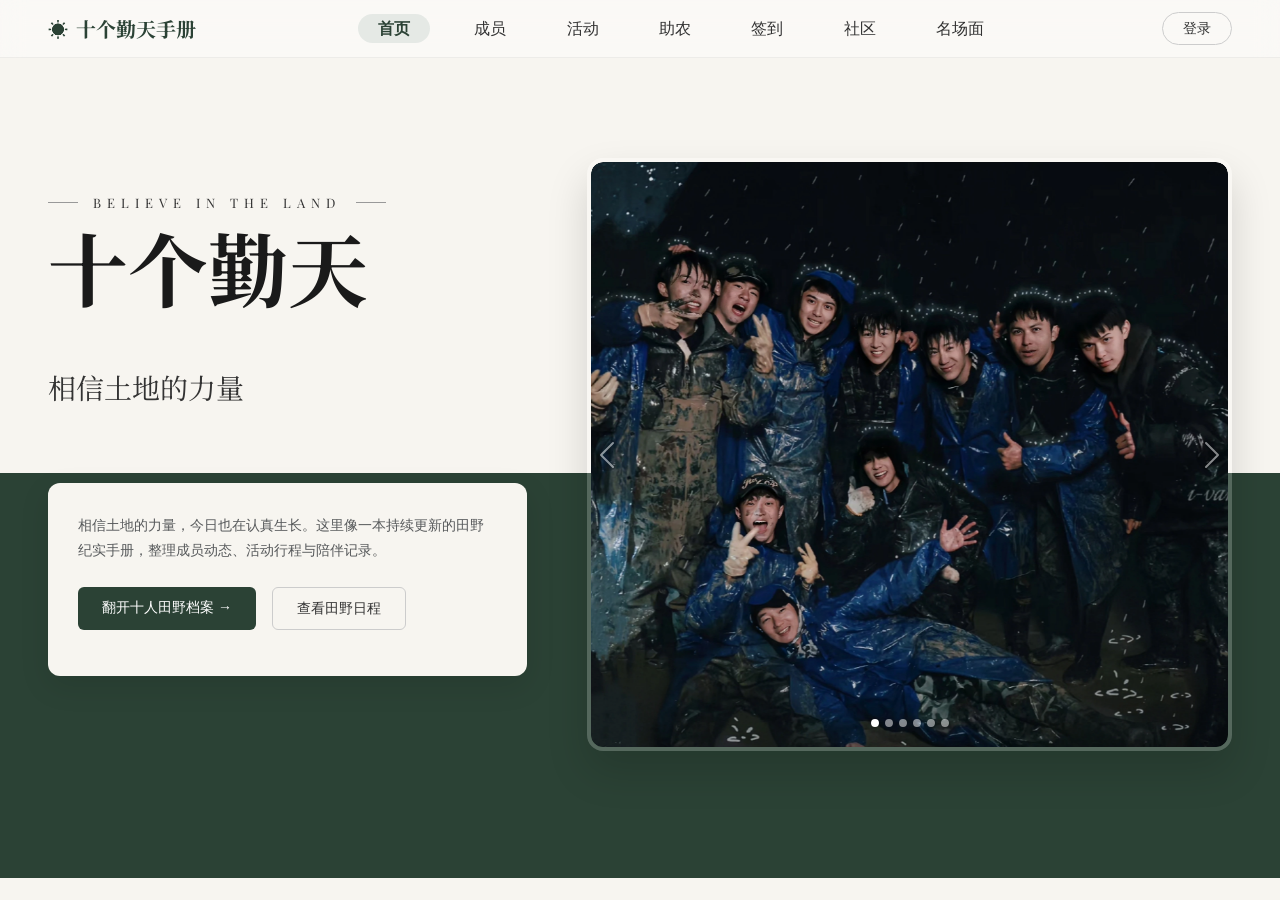
<file: index.html>
<!DOCTYPE html>
<html lang="zh-CN">
<head>
    <meta charset="UTF-8">
    <title>十个勤天手册 - 首页</title>
    <!-- 引入 Bootstrap -->
    <link href="https://cdn.jsdelivr.net/npm/bootstrap@5.3.0/dist/css/bootstrap.min.css" rel="stylesheet">
    <link rel="stylesheet" href="style.css">
    
    <!-- 引入 Google 字体以还原原图的优雅衬线字体 -->
    <link rel="preconnect" href="https://fonts.googleapis.com">
    <link rel="preconnect" href="https://fonts.gstatic.com" crossorigin>
    <link href="https://fonts.googleapis.com/css2?family=Noto+Serif+SC:wght@400;700&family=Playfair+Display:ital@0;1&display=swap" rel="stylesheet">

    <style>
        /* 针对首页的特殊样式定制 */
        body {
            background-color: #f7f5f0; /* 极浅的米色背景 */
            margin: 0;
        }

        /* 覆盖导航栏，还原原图通透感 */
        .navbar-custom {
            background-color: rgba(255, 255, 255, 0.4) !important;
            backdrop-filter: blur(12px);
            border-bottom: 1px solid rgba(0,0,0,0.05);
            padding: 12px 0;
        }

        /* 左侧文字区的排版 */
        .hero-section {
            position: relative;
            padding-top: 60px;
            min-height: calc(100vh - 80px); /* 撑满屏幕 */
        }

        /* 顶部的三个小标签 */
        .tag-badge {
            border: 1px solid #dcdcdc;
            background-color: rgba(255,255,255,0.5);
            color: #555;
            font-size: 12px;
            padding: 4px 12px;
            border-radius: 4px;
            margin-right: 8px;
            display: inline-block;
            margin-bottom: 20px;
        }

        /* 英文字母 */
        .english-quote {
            font-family: 'Playfair Display', serif;
            letter-spacing: 6px;
            font-size: 13px;
            color: #333;
            margin-bottom: 10px;
            display: flex;
            align-items: center;
        }
        .english-quote::before, .english-quote::after {
            content: "";
            display: inline-block;
            width: 30px;
            height: 1px;
            background-color: #999;
            margin: 0 15px;
        }
        .english-quote::before { margin-left: 0; }

        /* 主标题 */
        .main-title {
            font-family: 'Noto Serif SC', serif;
            font-size: 80px;
            font-weight: 700;
            color: #1a1a1a;
            line-height: 1.1;
            margin-bottom: 20px;
        }

        /* 副标题 */
        .sub-title {
            font-family: 'Noto Serif SC', serif;
            font-size: 28px;
            color: #333;
            line-height: 4;
            margin-bottom: 30px;
        }

        /* 底部深绿色色块 */
        .green-block {
            position: absolute;
            bottom: 0;
            left: 0;
            width: 100%;
            height: 45vh;
            background-color: #2b4235; /* 深绿色 */
            z-index: 1;
            background-size: cover;
        }

        /* 浮在绿色色块上的文字卡片 */
        .hero-card {
            position: relative;
            z-index: 2;
            background-color: #f7f5f0;
            border-radius: 12px;
            padding: 30px;
            box-shadow: 0 10px 30px rgba(0,0,0,0.1);
            margin-top: 40px;
        }

        /* 按钮样式 */
        .btn-hero-primary {
            background-color: #2b4235;
            color: #fff;
            border-radius: 6px;
            padding: 10px 24px;
            font-size: 14px;
            border: none;
        }
        .btn-hero-primary:hover { background-color: #1e2f26; color: #fff; }

        .btn-hero-outline {
            background-color: transparent;
            color: #333;
            border: 1px solid #ccc;
            border-radius: 6px;
            padding: 10px 24px;
            font-size: 14px;
        }
        .btn-hero-outline:hover { background-color: #fff; }

        /* 右侧轮播图卡片 */
        .carousel-container {
            position: relative;
            z-index: 2;
            border-radius: 16px;
            overflow: hidden;
            box-shadow: 0 20px 40px rgba(0,0,0,0.15);
            margin-top: 40px;
            border: 4px solid rgba(255,255,255,0.2);
        }

        .carousel-item img {
            height: 65vh; /* 图片高度 */
            object-fit: cover;
            border-radius: 12px;
        }

        /* 轮播图底部文字 */
        .carousel-caption-custom {
            position: absolute;
            bottom: 15px;
            left: 20px;
            color: #fff;
            font-size: 12px;
            letter-spacing: 2px;
            text-shadow: 0 2px 4px rgba(0,0,0,0.5);
            z-index: 10;
            font-family: 'Playfair Display', serif;
        }
    </style>
</head>
<body>

        <!-- 顶部导航栏 -->
    <div class="navbar-custom d-flex justify-content-between align-items-center px-5">
        <div class="fs-5 fw-bold d-flex align-items-center" style="color: #2b4235; font-family: 'Noto Serif SC', serif;">
            <span class="me-2">☀</span> 十个勤天手册
        </div>
        <div>
            <a href="index.html" class="nav-link-custom active" style="background-color: #e5e9e5; color: #2b4235; font-weight: bold; border-radius: 20px; padding: 6px 20px;">首页</a>
            <a href="members.html" class="nav-link-custom">成员</a>
            <a href="activities.html" class="nav-link-custom">活动</a>
            <a href="events.html" class="nav-link-custom">助农</a>
            <a href="checkin.html" class="nav-link-custom">签到</a>
            <a href="community.html" class="nav-link-custom">社区</a>
            <a href="gallery.html" class="nav-link-custom">名场面</a>
        </div>
        <a href="login.html" class="btn-login text-decoration-none" id="userStatus">登录</a>
    </div>

    <script>
        // 页面加载时检查有没有登录
        let currentUser = localStorage.getItem('loginUser');
        if(currentUser) {
            let statusBtn = document.getElementById('userStatus');
            if(statusBtn) {
                statusBtn.innerText = currentUser;

                statusBtn.href = "login.html"; 
                statusBtn.onclick = function() { localStorage.removeItem('loginUser'); location.reload(); }
            }
        }
    </script>

    <!-- 核心主视觉区 -->
    <div class="hero-section container-fluid px-5">
        <!-- 底部深绿色色块装饰 -->
        <div class="green-block"></div>

        <div class="row h-100 align-items-center position-relative" style="z-index: 2;">
            
            <!-- 左侧文字内容 -->
            <div class="col-lg-5 col-md-12">

                <!-- 英文描边字 -->
                <div class="english-quote">
                    BELIEVE IN THE LAND
                </div>

                <!-- 主标题 -->
                <h1 class="main-title">十个勤天</h1>
                
                <!-- 副标题 -->
                <div class="sub-title">
                    相信土地的力量<br>
                </div>

                <!-- 底部悬浮卡片 -->
                <div class="hero-card">
                    <p class="text-muted mb-4" style="font-size: 14px; line-height: 1.8;">
                        相信土地的力量，今日也在认真生长。这里像一本持续更新的田野纪实手册，整理成员动态、活动行程与陪伴记录。
                    </p>
                    
                    <div class="d-flex gap-3 mb-3">
                        <a href="members.html" class="btn btn-hero-primary">翻开十人田野档案 →</a>
                        <a href="activities.html" class="btn btn-hero-outline">查看田野日程</a>
                    </div>
                    
                </div>
            </div>

            <!-- 右侧轮播图  -->
            <div class="col-lg-7 col-md-12 ps-lg-5">
                                <div id="heroCarousel" class="carousel slide carousel-container" data-bs-ride="carousel" data-bs-interval="3000">
                    
                    <!-- 1. 轮播图指示器 -->
                    <div class="carousel-indicators" style="margin-bottom: 10px;">
                        <button type="button" data-bs-target="#heroCarousel" data-bs-slide-to="0" class="active" style="width: 8px; height: 8px; border-radius: 50%;"></button>
                        <button type="button" data-bs-target="#heroCarousel" data-bs-slide-to="1" style="width: 8px; height: 8px; border-radius: 50%;"></button>
                        <button type="button" data-bs-target="#heroCarousel" data-bs-slide-to="2" style="width: 8px; height: 8px; border-radius: 50%;"></button>
                        <button type="button" data-bs-target="#heroCarousel" data-bs-slide-to="3" style="width: 8px; height: 8px; border-radius: 50%;"></button>
                        <button type="button" data-bs-target="#heroCarousel" data-bs-slide-to="4" style="width: 8px; height: 8px; border-radius: 50%;"></button>
                        <button type="button" data-bs-target="#heroCarousel" data-bs-slide-to="5" style="width: 8px; height: 8px; border-radius: 50%;"></button>
                    </div>

                    <!-- 2. 轮播图片内容 -->
                    <div class="carousel-inner" style="border-radius: 12px;">
                        
                        <!-- 第 1 张图 -->
                        <div class="carousel-item active">
                            <img src="images/1.jpg" class="d-block w-100" alt="田野合照1">
                            <div class="carousel-caption-custom d-flex justify-content-between w-100 pe-4">
                            </div>
                        </div>
                        
                        <!-- 第 2 张图 -->
                        <div class="carousel-item">
                            <img src="images/2.jpg" class="d-block w-100" alt="田野合照2">
                            <div class="carousel-caption-custom d-flex justify-content-between w-100 pe-4">
                            </div>
                        </div>
                        
                        <!-- 第 3 张图 -->
                        <div class="carousel-item">
                            <img src="images/3.jpg" class="d-block w-100" alt="田野合照3">
                            <div class="carousel-caption-custom d-flex justify-content-between w-100 pe-4">
                            </div>
                        </div>
                        
                        <!-- 第 4 张图 -->
                        <div class="carousel-item">
                            <img src="images/4.jpg" class="d-block w-100" alt="田野合照4">
                            <div class="carousel-caption-custom d-flex justify-content-between w-100 pe-4">
                            </div>
                        </div>

                        <!-- 第 5 张图 -->
                        <div class="carousel-item">
                            <img src="images/5.jpg" class="d-block w-100" alt="田野合照5">
                            <div class="carousel-caption-custom d-flex justify-content-between w-100 pe-4">
                            </div>
                        </div>

                        <!-- 第 6 张图 -->
                        <div class="carousel-item">
                            <img src="images/6.jpg" class="d-block w-100" alt="田野合照6">
                            <div class="carousel-caption-custom d-flex justify-content-between w-100 pe-4">
                            </div>
                        </div>

                    </div>

                    <!-- 3. 左右切换箭头 -->
                    <button class="carousel-control-prev" type="button" data-bs-target="#heroCarousel" data-bs-slide="prev" style="width: 5%;">
                        <span class="carousel-control-prev-icon" aria-hidden="true" style="background-color: rgba(0,0,0,0.3); border-radius: 50%; padding: 15px;"></span>
                        <span class="visually-hidden">上一张</span>
                    </button>
                    <button class="carousel-control-next" type="button" data-bs-target="#heroCarousel" data-bs-slide="next" style="width: 5%;">
                        <span class="carousel-control-next-icon" aria-hidden="true" style="background-color: rgba(0,0,0,0.3); border-radius: 50%; padding: 15px;"></span>
                        <span class="visually-hidden">下一张</span>
                    </button>
                </div>
            </div>
        </div>
    </div>

    <!-- 引入 Bootstrap JS -->
    <script src="https://cdn.jsdelivr.net/npm/bootstrap@5.3.0/dist/js/bootstrap.bundle.min.js"></script>
    
</body>
</html>
</file>
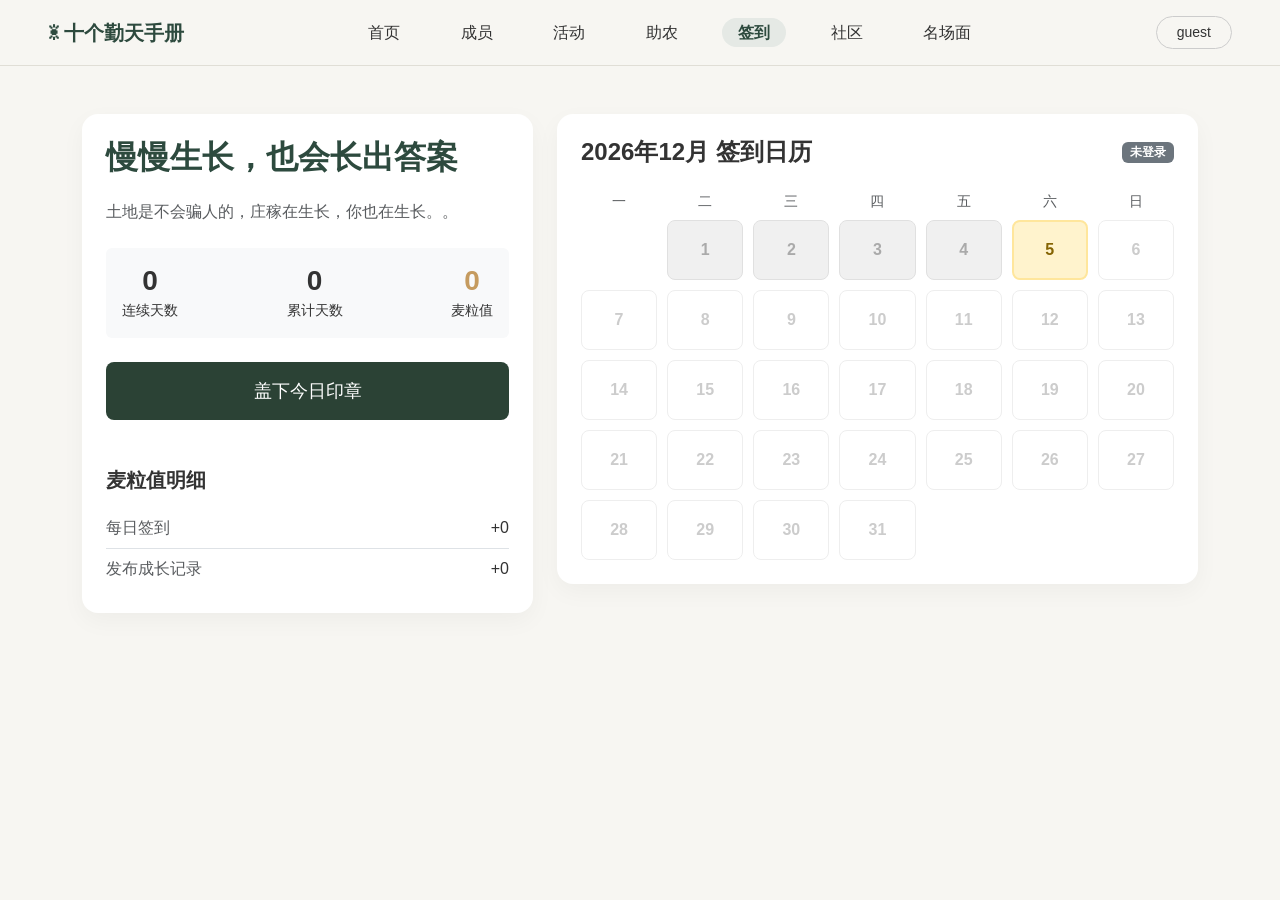
<file: checkin.html>
<!DOCTYPE html>
<html lang="zh-CN">
<head>
    <meta charset="UTF-8">
    <title>每日签到 - 十个勤天</title>
    <link href="https://cdn.jsdelivr.net/npm/bootstrap@5.3.0/dist/css/bootstrap.min.css" rel="stylesheet">
    <link rel="stylesheet" href="style.css">
    <style>
        /* 日历网格基础 */
        .calendar-grid { display: grid; grid-template-columns: repeat(7, 1fr); gap: 10px; }
        
        /* 各种状态的格子 */
        .day-box { 
            height: 60px; border-radius: 8px; display: flex; flex-direction: column;
            align-items: center; justify-content: center; font-weight: bold; 
            font-size: 16px; transition: all 0.3s ease;
        }
        
        /* 1. 过去的日期 */
        .day-box.past-day { background: #f0f0f0; color: #aaa; border: 1px solid #e0e0e0; }

        /* 2. 已经签到的日期*/
        .day-box.signed-day { background: #d1e7dd; color: #0f5132; border: 1px solid #badbcc; }
        .day-box.signed-day::after { content: '✓'; font-size: 12px; margin-top: 2px; }

        /* 3. 今天 */
        .day-box.today-unsigned { background: #fff3cd; color: #856404; border: 2px solid #ffe69c; }

        /* 4. 今天 */
        .day-box.today-signed { background: #198754; color: #fff; border: 1px solid #198754; box-shadow: 0 4px 10px rgba(25, 135, 84, 0.3); }
        .day-box.today-signed::after { content: '今天已签'; font-size: 11px; margin-top: 2px; }

        /* 5. 未来日期 */
        .day-box.future-day { background: #fff; color: #ccc; border: 1px solid #eee; }

        /* 空白占位格 */
        .day-box.empty { background: transparent; border: none; }
    </style>
</head>
<body>

    <!-- 统一导航栏 -->
    <div class="navbar-custom text-center d-flex justify-content-between align-items-center px-5">
        <div class="fs-5 fw-bold" style="color: var(--primary-color);">☀ 十个勤天手册</div>
        <div>
            <a href="index.html" class="nav-link-custom">首页</a>
            <a href="members.html" class="nav-link-custom">成员</a>
            <a href="activities.html" class="nav-link-custom">活动</a>
            <a href="events.html" class="nav-link-custom">助农</a>
            <a href="checkin.html" class="nav-link-custom active">签到</a>
            <a href="community.html" class="nav-link-custom">社区</a>
            <a href="gallery.html" class="nav-link-custom">名场面</a>
        </div>
        <a href="login.html" class="btn-login text-decoration-none" id="userStatus">登录</a>
    </div>

    <div class="container mt-5">
        <div class="row">
            <!-- 左侧：签到操作区 -->
            <div class="col-md-5">
                <div class="custom-card p-4">
                    <h2 class="mb-4" style="font-family: 'Noto Serif SC', serif; color: var(--primary-color);">慢慢生长，也会长出答案</h2>
                    <p class="text-muted mb-4">土地是不会骗人的，庄稼在生长，你也在生长。。</p>
                    
                    <div class="d-flex justify-content-between text-center my-4 bg-light p-3 rounded">
                        <div><h3 class="fw-bold mb-0" id="continuousDays">0</h3><small>连续天数</small></div>
                        <div><h3 class="fw-bold mb-0" id="totalDays">0</h3><small>累计天数</small></div>
                        <div><h3 class="fw-bold mb-0" style="color: #c59b5f;" id="wheatValue">0</h3><small>麦粒值</small></div>
                    </div>
                    
                    <button onclick="doCheckin()" id="checkinBtn" class="btn btn-primary-custom w-100 py-3 mb-4" style="font-size: 1.1rem;">📌 盖下今日印章</button>
                    
                    <h5 class="mt-4 mb-3">麦粒值明细</h5>
                    <div class="d-flex justify-content-between border-bottom py-2"><span class="text-muted">每日签到</span><span id="dailyEarn">+0</span></div>
                    <div class="d-flex justify-content-between py-2"><span class="text-muted">发布成长记录</span><span id="postEarn">+0</span></div>
                </div>
            </div>

            <!-- 右侧：真实的动态日历区 -->
            <div class="col-md-7">
                <div class="custom-card p-4">
                    <div class="d-flex justify-content-between align-items-center mb-4">
                        <h4 class="mb-0" id="calendarTitle">本月签到日历</h4>
                        <span class="badge bg-secondary" id="userGreeting">未登录</span>
                    </div>
                    <!-- 星期表头 -->
                    <div class="calendar-grid mb-2 text-center text-muted" style="font-size: 14px;">
                        <div>一</div><div>二</div><div>三</div><div>四</div><div>五</div><div>六</div><div>日</div>
                    </div>
                    <!-- 日期格子 -->
                    <div class="calendar-grid" id="calendar"></div>
                </div>
            </div>
        </div>
    </div>

    <script>
        // === 配置与状态 ===
        let currentUser = localStorage.getItem('loginUser') || 'guest'; // 获取当前登录用户，未登录则为guest
        let checkinKey = 'checkin_data_' + currentUser; // 按用户隔离的存储键名
        
        // 获取今天的真实日期
        let today = new Date();
        let todayStr = formatDateStr(today); 

        // === 初始化页面 ===
        document.addEventListener('DOMContentLoaded', function() {
            document.getElementById('userGreeting').innerText = currentUser === 'guest' ? '未登录' : currentUser + ' 的日历';
            document.getElementById('calendarTitle').innerText = `${today.getFullYear()}年${today.getMonth() + 1}月 签到日历`;
            
            generateCalendar();
            updateStatsAndUI();
        });

        // === 核心逻辑 1：真实日历 ===
        function generateCalendar() {
            let year = today.getFullYear();
            let month = today.getMonth(); // 0-11
            
            // 获取本月第一天是星期几
            let firstDay = new Date(year, month, 1).getDay();
            // 把周一作为一周的开始，计算前置空白天数
            let emptyDays = firstDay === 0 ? 6 : firstDay - 1;

            // 获取本月总天数
            let daysInMonth = new Date(year, month + 1, 0).getDate();

            let html = '';

            // 1. 生成前置空白格
            for(let i=0; i<emptyDays; i++) {
                html += `<div class="day-box empty"></div>`;
            }

            // 2. 获取用户已有的签到记录
            let records = JSON.parse(localStorage.getItem(checkinKey) || '[]');

            // 3. 生成每天的格子
            for(let i=1; i<=daysInMonth; i++) {
                // 补零，凑成 YYYY-MM-DD 格式用于比对
                let dateStr = `${year}-${String(month+1).padStart(2,'0')}-${String(i).padStart(2,'0')}`;
                
                let cssClass = '';
                
                if(records.includes(dateStr)) {
                    // 如果记录里包含这一天，说明签到了
                    cssClass = dateStr === todayStr ? 'today-signed' : 'signed-day';
                } else {
                    // 没签到
                    if(i < today.getDate()) {
                        cssClass = 'past-day'; 
                    } else if (i === today.getDate()) {
                        cssClass = 'today-unsigned'; 
                    } else {
                        cssClass = 'future-day'; 
                    }
                }

                html += `<div class="day-box ${cssClass}">${i}</div>`;
            }

            document.getElementById('calendar').innerHTML = html;
        }

        // === 核心逻辑 2：更新数字面板 ===
        function updateStatsAndUI() {
            let records = JSON.parse(localStorage.getItem(checkinKey) || '[]');
            
            // 修改：直接读取用户总共通过发帖赚到的分数（不再用次数计算）
            let wheatFromPost = parseInt(localStorage.getItem('post_score_' + currentUser) || '0');
            let postCount = parseInt(localStorage.getItem('post_count_' + currentUser) || '0');

            let totalCheckins = records.length;
            let wheatFromCheckin = totalCheckins * 5;
            let totalWheat = wheatFromCheckin + wheatFromPost;
            
            // 计算连续天数
            let continuous = 0;
            if(totalCheckins > 0) {
                let checkDate = new Date();
                if(!records.includes(todayStr)) {
                    checkDate.setDate(checkDate.getDate() - 1);
                }
                while(true) {
                    let cStr = formatDateStr(checkDate);
                    if(records.includes(cStr)) {
                        continuous++;
                        checkDate.setDate(checkDate.getDate() - 1);
                    } else {
                        break;
                    }
                }
            }

            // 更新左侧面板数字
            document.getElementById('totalDays').innerText = totalCheckins;
            document.getElementById('wheatValue').innerText = totalWheat; // 总分
            document.getElementById('continuousDays').innerText = continuous;
            
            // 动态更新明细
            document.getElementById('dailyEarn').innerText = wheatFromCheckin > 0 ? `+${wheatFromCheckin}` : "+0";
            document.getElementById('postEarn').innerText = wheatFromPost > 0 ? `+${wheatFromPost}` : "+0";

            // 更新按钮状态
            let btn = document.getElementById('checkinBtn');
            if(records.includes(todayStr)) {
                btn.innerText = "今天已签到";
                btn.disabled = true;
                btn.style.backgroundColor = "#ccc";
                btn.style.color = "#666";
            } else {
                btn.innerText = "盖下今日印章";
                btn.disabled = false;
                btn.style.backgroundColor = "#2b4235";
                btn.style.color = "#fff";
            }
        }

        // === 核心逻辑 3：点击签到 ===
        function doCheckin() {
            if(currentUser === 'guest') {
                alert("请先点击右上角登录后再签到哦！");
                return;
            }

            let records = JSON.parse(localStorage.getItem(checkinKey) || '[]');
            
            // 需求1：每天只能签到1次
            if(records.includes(todayStr)) {
                alert("今天已经签过啦，明天再来吧！");
                return;
            }

            // 添加今日记录
            records.push(todayStr);
            localStorage.setItem(checkinKey, JSON.stringify(records));

            // 顺带调用你的后端全局打卡
            fetch('http://127.0.0.1:5000/api/checkin/1', { method: 'POST' }).catch(e => console.log(e));

            // 提示并刷新UI
            alert("盖印成功！麦粒值 +5");
            generateCalendar();
            updateStatsAndUI();
        }

        // 辅助函数：把日期对象转成 YYYY-MM-DD 字符串
        function formatDateStr(dateObj) {
            let y = dateObj.getFullYear();
            let m = String(dateObj.getMonth() + 1).padStart(2, '0');
            let d = String(dateObj.getDate()).padStart(2, '0');
            return `${y}-${m}-${d}`;
        }
    </script>
        <script>
        if(currentUser) {
            let statusBtn = document.getElementById('userStatus');
            if(statusBtn) {
                statusBtn.innerText = currentUser;
                statusBtn.href = "login.html"; 
            }
        }
    </script>
</body>
</html>
</file>
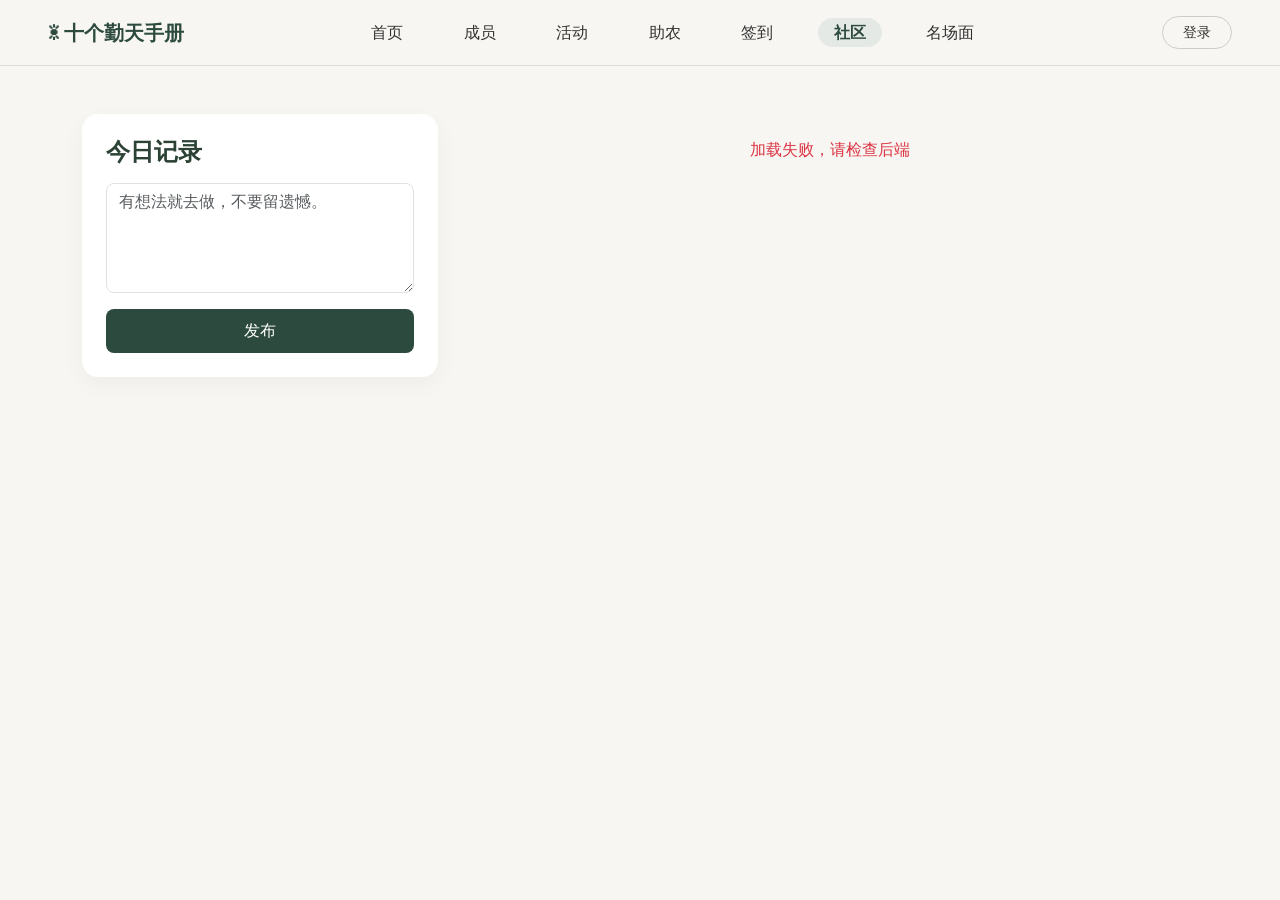
<file: community.html>
<!DOCTYPE html>
<html lang="zh-CN">
<head>
    <meta charset="UTF-8">
    <title>社区 - 十个勤天</title>
    <link href="https://cdn.jsdelivr.net/npm/bootstrap@5.3.0/dist/css/bootstrap.min.css" rel="stylesheet">
    <link rel="stylesheet" href="style.css">
</head>
<body>

    <!-- 统一导航栏 -->
    <div class="navbar-custom text-center d-flex justify-content-between align-items-center px-5">
        <div class="fs-5 fw-bold" style="color: var(--primary-color);">☀ 十个勤天手册</div>
        <div>
            <a href="index.html" class="nav-link-custom">首页</a>
            <a href="members.html" class="nav-link-custom">成员</a>
            <a href="activities.html" class="nav-link-custom">活动</a>
            <a href="events.html" class="nav-link-custom">助农</a>
            <a href="checkin.html" class="nav-link-custom">签到</a>
            <a href="community.html" class="nav-link-custom active">社区</a>
            <a href="gallery.html" class="nav-link-custom">名场面</a>
        </div>
        <a href="login.html" class="btn-login text-decoration-none" id="userStatus">登录</a>
    </div>

    <div class="container mt-5">
        <div class="row">
            <!-- 左侧发帖区 -->
            <div class="col-md-4">
                <div class="custom-card p-4">
                    <h4 class="mb-3" style="font-family: 'Noto Serif SC', serif; color: #2b4235;">今日记录</h4>
                    <textarea id="postContent" class="form-control mb-3" rows="4" placeholder="有想法就去做，不要留遗憾。" style="border-radius: 8px;"></textarea>
                    <button class="btn btn-primary-custom w-100" onclick="publishPost()">发布</button>
                </div>
            </div>
            
            <!-- 右侧帖子列表区 ，全部由 JS 动态渲染 -->
            <div class="col-md-8" id="postList">
                <!-- 数据加载中提示 -->
                <div class="text-center text-muted p-4">正在加载全站动态...</div>
            </div>
        </div>
    </div>

    <script>
        let currentUser = localStorage.getItem('loginUser');
        
        // 更新导航栏
        let statusBtn = document.getElementById('userStatus');
        if (currentUser && statusBtn) {
            statusBtn.innerText = currentUser;
        }

        // ================= 1. 加载全站帖子 =================
        function loadPosts() {
            fetch('http://127.0.0.1:5000/api/get_posts')
                .then(res => res.json())
                .then(data => {
                    let html = '';
                    if(data.length === 0) {
                        html = '<div class="text-center text-muted p-4">还没有人发布记录，快来抢占沙发吧！</div>';
                    } else {
                        data.forEach(post => {
                            // 把数据库时间格式化一下
                            let d = new Date(post.create_time);
                            let timeStr = isNaN(d.getTime()) ? post.create_time : d.toLocaleString();
                            
                            // 随机头像颜色
                            let colors = ['bg-secondary', 'bg-success', 'bg-primary', 'bg-warning', 'bg-danger'];
                            let randomColor = colors[post.message_id % colors.length];
                            let firstChar = post.nickname.charAt(0);

                            html += `
                                <div class="custom-card p-4 mb-3">
                                    <div class="d-flex align-items-center mb-3">
                                        <div class="rounded-circle ${randomColor} text-white d-flex justify-content-center align-items-center me-3" style="width: 45px; height: 45px; font-weight: bold;">
                                            ${firstChar}
                                        </div>
                                        <div>
                                            <h6 class="mb-0 fw-bold">${post.nickname}</h6>
                                            <small class="text-muted">${timeStr}</small>
                                        </div>
                                    </div>
                                    <p class="mb-0" id="content-${post.message_id}" style="font-size: 15px; line-height: 1.6;">${post.content}</p>
${post.nickname === currentUser ? `<button class="btn btn-sm btn-outline-secondary mt-2" onclick="editPost(${post.message_id})">修改内容</button>` : ''}
                                </div>
                            `;
                        });
                    }
                    document.getElementById('postList').innerHTML = html;
                })
                .catch(err => {
                    document.getElementById('postList').innerHTML = '<div class="text-center text-danger p-4">加载失败，请检查后端</div>';
                });
        }

        // 页面一打开就加载数据
        loadPosts();

        // ================= 2. 发布新帖子 =================
        function getTodayStr() {
            let today = new Date();
            return `${today.getFullYear()}-${String(today.getMonth() + 1).padStart(2, '0')}-${String(today.getDate()).padStart(2, '0')}`;
        }

        function publishPost() {
            if (!currentUser) {
                alert("请先点击右上角登录，才能发布成长记录哦！");
                return;
            }

            let content = document.getElementById('postContent').value;
            if (!content.trim()) {
                alert("请先写点什么吧！");
                return;
            }

            // 1. 提交到后端数据库
            fetch('http://127.0.0.1:5000/api/add_post', {
                method: 'POST',
                headers: { 'Content-Type': 'application/json' },
                body: JSON.stringify({ nickname: currentUser, content: content })
            })
            .then(res => res.json())
            .then(data => {
                if(data.code === 200) {
                    // 2. 处理每日加分逻辑
                    let todayStr = getTodayStr();
                    let rewardKey = 'post_reward_' + currentUser + '_' + todayStr;
                    
                    if (localStorage.getItem(rewardKey)) {
                        alert("发布成功！不过今天的麦粒值（+2）已经拿过啦。");
                    } else {
                        let scoreKey = 'post_score_' + currentUser;
                        let currentScore = parseInt(localStorage.getItem(scoreKey) || '0');
                        localStorage.setItem(scoreKey, currentScore + 2); 
                        localStorage.setItem(rewardKey, 'true');
                        alert("发布成功！写入数据库，麦粒值 +2");
                    }

                    // 3. 清空输入框，刷新列表
                    document.getElementById('postContent').value = '';
                    loadPosts(); 
                } else {
                    alert("发布失败：" + data.msg);
                }
            })
            .catch(err => {
                alert("网络错误，请检查后端是否运行");
            });
        }
        function editPost(id) {
        let pElement = document.getElementById('content-' + id);
        let oldContent = pElement.innerText;
        let newContent = prompt("请修改你的记录内容：", oldContent);
    
        if (newContent !== null && newContent.trim() !== "" && newContent !== oldContent) {
            fetch('http://127.0.0.1:5000/api/update_post', {
                method: 'POST',
                headers: { 'Content-Type': 'application/json' },
                body: JSON.stringify({ message_id: id, content: newContent, username: currentUser })
            })
            .then(res => res.json())
            .then(data => {
                if(data.code === 200) {
                    alert("修改成功！");
                    loadPosts(); // 刷新列表
                } else {
                    alert("修改失败！");
                }
            });
        }
    }
    </script>
    <script>
        if(currentUser) {
            let statusBtn = document.getElementById('userStatus');
            if(statusBtn) {
                statusBtn.innerText = currentUser;
                statusBtn.href = "login.html"; 
            }
        }
    </script>
</body>
</html>
</file>
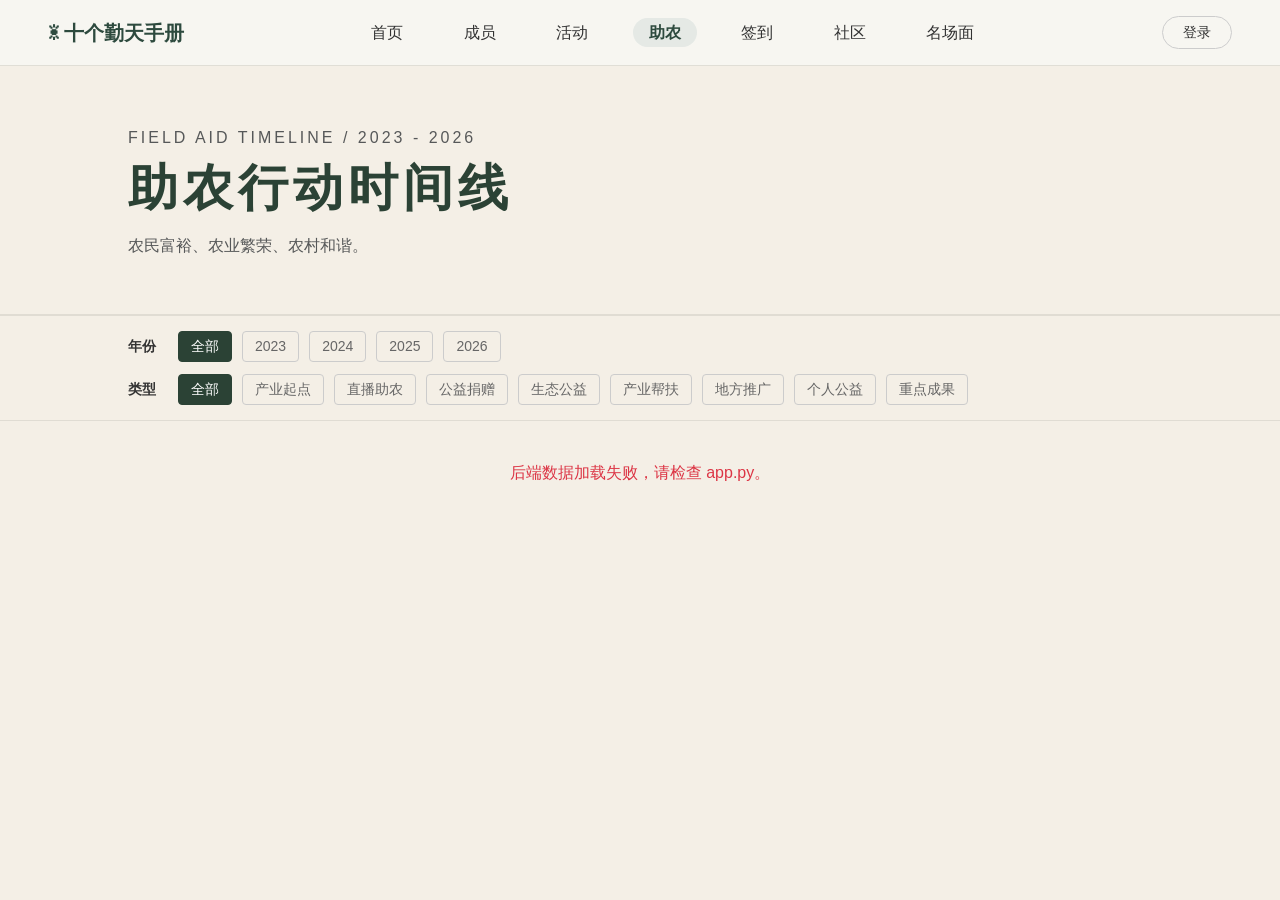
<file: events.html>
<!DOCTYPE html>
<html lang="zh-CN">
<head>
    <meta charset="UTF-8">
    <title>助农行动时间线 - 十个勤天</title>
    <link href="https://cdn.jsdelivr.net/npm/bootstrap@5.3.0/dist/css/bootstrap.min.css" rel="stylesheet">
    <link rel="stylesheet" href="style.css">
    <style>
        body { background-color: #f4efe6; }
        
        /* 顶部 Banner */
        .hero-banner {
            background-image: linear-gradient(rgba(244, 239, 230, 0.7), rgba(244, 239, 230, 0.9)), url('https://images.unsplash.com/photo-1595841696677-6489ff3f8cd1?q=80&w=2000&auto=format&fit=crop');
            background-size: cover;
            background-position: center;
            padding: 60px 10% 40px;
            border-bottom: 2px solid #e0dcd3;
        }
        .hero-banner h1 { font-family: 'Noto Serif SC', serif; font-size: 50px; font-weight: bold; color: #2b4235; letter-spacing: 5px; }
        
        /* 筛选栏 */
        .filter-section { background: #f4efe6; padding: 15px 10%; border-bottom: 1px solid #e0dcd3; font-size: 14px;}
        .filter-row { display: flex; gap: 10px; align-items: center; flex-wrap: wrap; margin-bottom: 12px; }
        .filter-row:last-child { margin-bottom: 0; }
        .filter-label { font-weight: bold; color: #333; width: 40px; }
        .filter-btn { border: 1px solid #ccc; padding: 4px 12px; border-radius: 4px; color: #666; background: transparent; cursor: pointer; transition: 0.2s;}
        .filter-btn:hover { background: #e5e9e5; }
        .filter-btn.active { background: #2b4235; color: #fff; border-color: #2b4235;}

        /* 垂直时间轴容器 */
        .timeline-container { padding: 40px 15%; max-width: 1200px; margin: 0 auto; min-height: 400px; }
        
        /* 每一行时间轴 */
        .timeline-row {
            display: flex;
            align-items: flex-start;
            margin-bottom: 30px;
            position: relative;
            cursor: pointer;
            transition: all 0.3s ease;
        }
        .timeline-row:hover .content-box {
            transform: translateX(10px);
            box-shadow: 0 10px 25px rgba(43, 66, 53, 0.15);
        }

        /* 左侧日期 */
        .date-box {
            width: 120px;
            font-weight: bold;
            color: #2b4235;
            font-size: 16px;
            padding-top: 18px;
            text-align: right;
            padding-right: 20px;
            flex-shrink: 0;
        }

        /* 中间的线和圆点 */
        .line-box {
            position: relative;
            width: 2px;
            background-color: #d0d7cc;
            margin: 0 20px;
            align-self: stretch;
        }
        .line-box::before {
            content: '';
            position: absolute;
            top: 22px;
            left: -7px;
            width: 16px;
            height: 16px;
            background-color: #fff;
            border: 4px solid #8fb996;
            border-radius: 50%;
            transition: all 0.3s ease;
        }
        .timeline-row:hover .line-box::before {
            background-color: #2b4235;
            border-color: #2b4235;
            transform: scale(1.2);
        }

        /* 右侧内容卡片 */
        .content-box {
            background: #fff;
            border-radius: 12px;
            padding: 20px 25px;
            box-shadow: 0 4px 15px rgba(0,0,0,0.04);
            flex-grow: 1;
            transition: all 0.3s ease;
            border-left: 4px solid transparent;
        }
        .timeline-row:hover .content-box { border-left-color: #8fb996; }

        .event-title { font-family: 'Noto Serif SC', serif; font-weight: bold; font-size: 20px; color: #333; margin-bottom: 10px; }
        .event-desc { color: #666; font-size: 14px; line-height: 1.6; margin-bottom: 12px; }
        .event-meta { display: flex; justify-content: space-between; align-items: center; font-size: 13px; color: #999; }
        
        .jump-icon { color: #2b4235; font-weight: bold; font-size: 13px; display: flex; align-items: center; gap: 5px; opacity: 0; transition: opacity 0.3s; }
        .timeline-row:hover .jump-icon { opacity: 1; }
    </style>
</head>
<body>

    <!-- 统一导航栏 -->
    <div class="navbar-custom text-center d-flex justify-content-between align-items-center px-5">
        <div class="fs-5 fw-bold" style="color: var(--primary-color);">☀ 十个勤天手册</div>
        <div>
            <a href="index.html" class="nav-link-custom">首页</a>
            <a href="members.html" class="nav-link-custom">成员</a>
            <a href="activities.html" class="nav-link-custom">活动</a>
            <a href="events.html" class="nav-link-custom active">助农</a>
            <a href="checkin.html" class="nav-link-custom">签到</a>
            <a href="community.html" class="nav-link-custom">社区</a>
            <a href="gallery.html" class="nav-link-custom">名场面</a>
        </div>
        <a href="login.html" class="btn-login text-decoration-none" id="userStatus">登录</a>
    </div>

    <!-- 顶部 Banner -->
    <div class="hero-banner">
        <p class="text-muted mb-2 tracking-widest" style="letter-spacing: 3px;">FIELD AID TIMELINE / 2023 - 2026</p>
        <h1>助农行动时间线</h1>
        <p class="text-muted mt-3" style="max-width: 600px;">农民富裕、农业繁荣、农村和谐。</p>
    </div>

    <!-- 筛选栏 (双维筛选) -->
    <div class="filter-section">
        <!-- 年份 -->
        <div class="filter-row">
            <span class="filter-label">年份</span>
            <button class="filter-btn active" onclick="changeFilter('year', 'all', this)">全部</button>
            <button class="filter-btn" onclick="changeFilter('year', '2023', this)">2023</button>
            <button class="filter-btn" onclick="changeFilter('year', '2024', this)">2024</button>
            <button class="filter-btn" onclick="changeFilter('year', '2025', this)">2025</button>
            <button class="filter-btn" onclick="changeFilter('year', '2026', this)">2026</button>
        </div>
        <!-- 类型 -->
        <div class="filter-row">
            <span class="filter-label">类型</span>
            <button class="filter-btn active" onclick="changeFilter('type', 'all', this)">全部</button>
            <button class="filter-btn" onclick="changeFilter('type', '产业起点', this)">产业起点</button>
            <button class="filter-btn" onclick="changeFilter('type', '直播助农', this)">直播助农</button>
            <button class="filter-btn" onclick="changeFilter('type', '公益捐赠', this)">公益捐赠</button>
            <button class="filter-btn" onclick="changeFilter('type', '生态公益', this)">生态公益</button>
            <button class="filter-btn" onclick="changeFilter('type', '产业帮扶', this)">产业帮扶</button>
            <button class="filter-btn" onclick="changeFilter('type', '地方推广', this)">地方推广</button>
            <button class="filter-btn" onclick="changeFilter('type', '个人公益', this)">个人公益</button>
            <button class="filter-btn" onclick="changeFilter('type', '重点成果', this)">重点成果</button>
        </div>
    </div>

    <!-- 垂直时间轴区域 -->
    <div class="timeline-container" id="timelineContainer">
        <!-- JS 动态渲染 -->
    </div>

    <script>
        let allEvents = [];      
        let currentYear = 'all'; 
        let currentType = 'all'; 

        // 1. 拉取数据
        fetch('http://127.0.0.1:5000/api/events')
            .then(res => res.json())
            .then(data => {
                allEvents = data;
                renderTimeline(allEvents);
            })
            .catch(err => {
                document.getElementById('timelineContainer').innerHTML = '<p class="text-danger text-center">后端数据加载失败，请检查 app.py。</p>';
            });

        // 2. 筛选触发函数 
        function changeFilter(category, value, btn) {
            let parent = btn.parentElement;
            parent.querySelectorAll('.filter-btn').forEach(b => b.classList.remove('active'));
            btn.classList.add('active');

            if(category === 'year') currentYear = value;
            if(category === 'type') currentType = value;

            let filteredData = allEvents.filter(e => {
                let eDate = String(e.event_date || "");
                let eType = String(e.event_type || "").trim();

                // 精确匹配
                let matchYear = (currentYear === 'all') || eDate.includes(currentYear);
                let matchType = (currentType === 'all') || (eType === currentType);

                return matchYear && matchType;
            });

            renderTimeline(filteredData);
        }

        // 3. 渲染时间轴
        function renderTimeline(data) {
            if (data.length === 0) {
                document.getElementById('timelineContainer').innerHTML = '<p class="text-center text-muted mt-5">该条件下暂无助农记录。</p>';
                return;
            }

            // 降序排列
            let sortedData = [...data].sort((a, b) => new Date(b.event_date) - new Date(a.event_date));

            let html = '';
            sortedData.forEach((e) => {
                // 处理日期
                let rawDate = String(e.event_date || "");
                let d = new Date(rawDate);
                let cleanDate = "";
                
                if (!isNaN(d.getTime())) {
                    // 如果能正常解析时间，提取年月日并补0
                    let year = d.getFullYear();
                    let month = String(d.getMonth() + 1).padStart(2, '0');
                    let day = String(d.getDate()).padStart(2, '0');
                    cleanDate = `${year}.${month}.${day}`;
                } else {
                    // 如果格式极其特殊解析不了，作为兜底：只截取前10位
                    cleanDate = rawDate.substring(0, 10).replace(/-/g, '.');
                }
                
                // 处理跳转链接
                let targetUrl = e.source_url || `https://www.baidu.com/s?wd=${e.event_title}`;

                // 动态标签颜色
                let tagColor = '#8fb996'; // 默认绿
                if(e.event_type === '直播助农') tagColor = '#e6a23c';
                if(e.event_type === '重点成果') tagColor = '#f56c6c';
                if(e.event_type === '产业起点') tagColor = '#2b4235';
                if(e.event_type === '个人公益') tagColor = '#8e44ad';
                if(e.event_type === '生态公益') tagColor = '#27ae60';
                if(e.event_type === '公益捐赠') tagColor = '#c0392b';

                html += `
                    <div class="timeline-row" onclick="window.open('${targetUrl}', '_blank')">
                        <div class="date-box">${cleanDate}</div>
                        <div class="line-box"></div>
                        <div class="content-box">
                            <div class="event-title">${e.event_title}</div>
                            <div class="event-desc">${e.content}</div>
                            
                            <div class="event-meta">
                                <span>
                                    ${e.location_name || '助农行动'} 
                                    · <span class="badge" style="background-color: ${tagColor};">${e.event_type || '其他'}</span>
                                </span>
                                <span class="jump-icon">查看互联网记录 ↗</span>
                            </div>
                        </div>
                    </div>
                `;
            });
            
            document.getElementById('timelineContainer').innerHTML = html;
        }
    </script>
        <script>
        // 检查本地是否存了登录信息
        let navUser = localStorage.getItem('loginUser');
        if(navUser) {
            let statusBtn = document.getElementById('userStatus');
            if(statusBtn) {
                statusBtn.innerText = navUser;
                statusBtn.href = "login.html"; 
            }
        }
    </script>
</body>
</html>
</file>
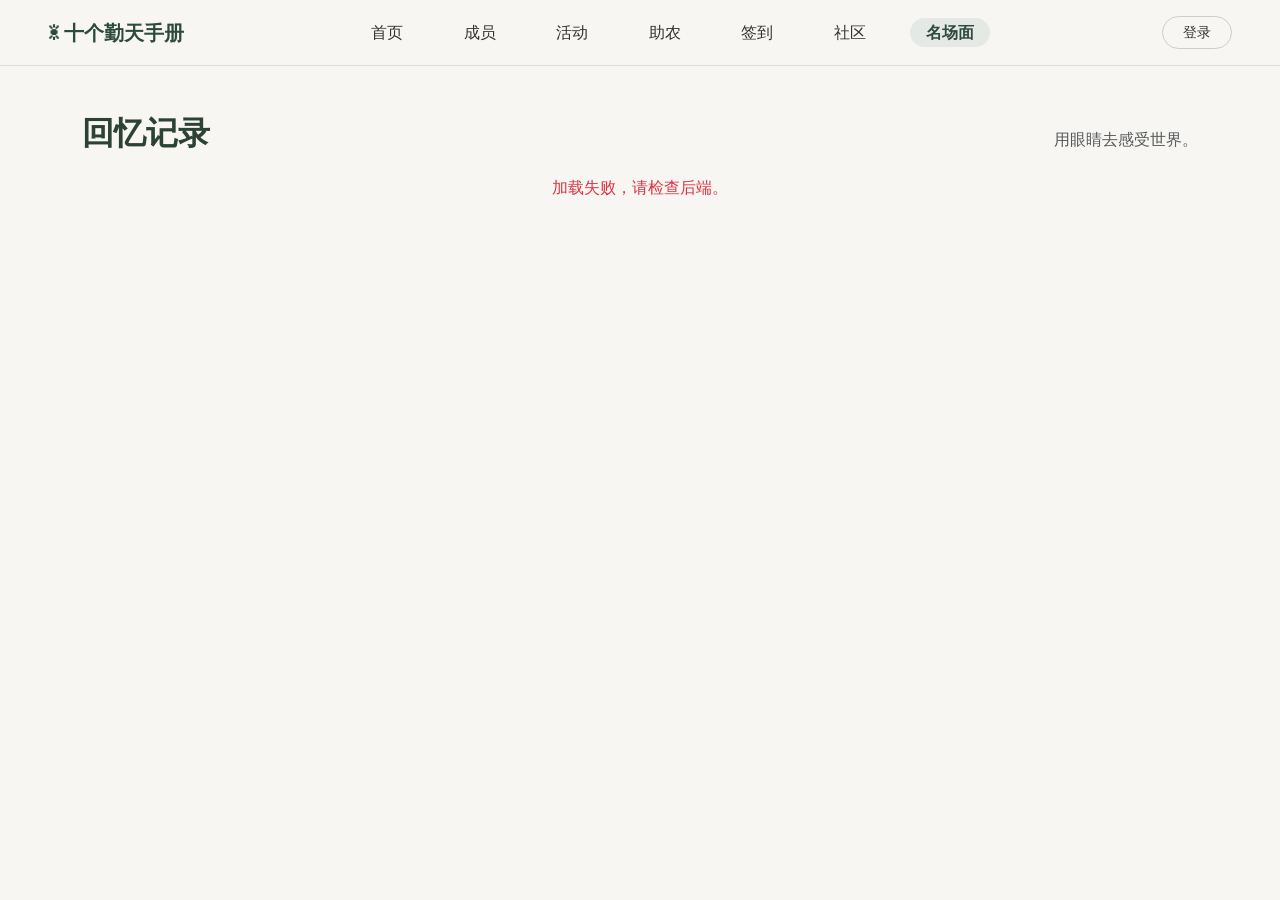
<file: gallery.html>
<!DOCTYPE html>
<html lang="zh-CN">
<head>
    <meta charset="UTF-8">
    <title>名场面 - 十个勤天</title>
    <link href="https://cdn.jsdelivr.net/npm/bootstrap@5.3.0/dist/css/bootstrap.min.css" rel="stylesheet">
    <link rel="stylesheet" href="style.css">
    <style>
        .gallery-card {
            border-radius: 12px;
            overflow: hidden;
            box-shadow: 0 4px 15px rgba(0,0,0,0.05);
            transition: all 0.3s ease;
            background: #fff;
            margin-bottom: 24px;
            height: 100%;
        }
        .gallery-card:hover {
            transform: translateY(-5px);
            box-shadow: 0 10px 25px rgba(43, 66, 53, 0.15);
        }
        .gallery-img {
            width: 100%;
            height: 250px;
            object-fit: cover;
            transition: transform 0.5s ease;
        }
        .gallery-card:hover .gallery-img {
            transform: scale(1.05);
        }
        /* 虚线边框的上传按钮 */
        .add-photo-card {
            border: 2px dashed #a3b19b;
            border-radius: 12px;
            background: #f4efe6;
            display: flex;
            flex-direction: column;
            align-items: center;
            justify-content: center;
            height: 320px;
            cursor: pointer;
            transition: 0.3s;
        }
        .add-photo-card:hover { background: #e5e9e5; }
    </style>
</head>
<body>

    <!-- 统一导航栏 -->
    <div class="navbar-custom text-center d-flex justify-content-between align-items-center px-5">
        <div class="fs-5 fw-bold" style="color: var(--primary-color);">☀ 十个勤天手册</div>
        <div>
            <a href="index.html" class="nav-link-custom">首页</a>
            <a href="members.html" class="nav-link-custom">成员</a>
            <a href="activities.html" class="nav-link-custom">活动</a>
            <a href="events.html" class="nav-link-custom">助农</a>
            <a href="checkin.html" class="nav-link-custom">签到</a>
            <a href="community.html" class="nav-link-custom">社区</a>
            <a href="gallery.html" class="nav-link-custom active">名场面</a>
        </div>
        <a href="login.html" class="btn-login text-decoration-none" id="userStatus">登录</a>
    </div>

    <div class="container mt-5 mb-5">
        <div class="d-flex justify-content-between align-items-end mb-4">
            <h2 style="font-family: 'Noto Serif SC', serif; color: #2b4235; margin: 0;">回忆记录</h2>
            <span class="text-muted">用眼睛去感受世界。</span>
        </div>
        
        <div class="row" id="galleryContainer">
            <!-- 照片由 JS 动态渲染 -->
        </div>
    </div>

    <!-- 上传照片的弹窗  -->
    <div class="modal fade" id="uploadModal" tabindex="-1">
        <div class="modal-dialog">
            <div class="modal-content" style="border-radius: 16px;">
                <div class="modal-header">
                    <h5 class="modal-title fw-bold" style="color: #2b4235;">上传新照片</h5>
                    <button type="button" class="btn-close" data-bs-dismiss="modal"></button>
                </div>
                <div class="modal-body">
                    <div class="mb-3">
                        <label class="form-label">照片名称</label>
                        <input type="text" id="photoTitle" class="form-control" placeholder="比如：后陡门的晚霞">
                    </div>
                    <div class="mb-3">
                        <label class="form-label">选择本地图片</label>
                        <input type="file" id="photoFile" class="form-control" accept="image/*">
                    </div>
                </div>
                <div class="modal-footer">
                    <button type="button" class="btn btn-secondary" data-bs-dismiss="modal">取消</button>
                    <button type="button" class="btn btn-primary-custom" onclick="submitPhoto()">确认上传</button>
                </div>
            </div>
        </div>
    </div>

    <!-- 引入 Bootstrap JS  -->
    <script src="https://cdn.jsdelivr.net/npm/bootstrap@5.3.0/dist/js/bootstrap.bundle.min.js"></script>
    
    <script>
        let currentUser = localStorage.getItem('loginUser');
        let statusBtn = document.getElementById('userStatus');
        if (currentUser && statusBtn) {
            statusBtn.innerText = currentUser;
        }

        // ================= 1. 渲染照片 =================
        function loadPhotos() {
            fetch('http://127.0.0.1:5000/api/get_photos')
                .then(res => res.json())
                .then(data => {
                    let html = '';

                    // 渲染7张本地照片
                    for(let i=21; i<=27; i++) {
                        html += buildCard(`默认名场面 ${i-20}`, `images/${i}.jpg`);
                    }

                    // 2. 再把后端数据库里的图片追加在后面
                    if (data.length > 0) {
                        data.forEach(p => {
                            // 如果 image_path 是 /static 开头，加上 IP 端口
                            let imgUrl = p.image_path.startsWith('/static') ? 'http://127.0.0.1:5000' + p.image_path : p.image_path;
                            html += buildCard(p.title, imgUrl, p.category);
                        });
                    }

                    // 最后加一个“添加照片”的卡片
                    html += `
                        <div class="col-md-4">
                            <div class="add-photo-card" data-bs-toggle="modal" data-bs-target="#uploadModal">
                                <h1 style="color: #2b4235; font-size: 50px; margin-bottom: 10px;">+</h1>
                                <h5 style="color: #2b4235; font-weight: bold;">添加照片</h5>
                                <span class="text-muted small">上传你拍到的田野</span>
                            </div>
                        </div>
                    `;

                    document.getElementById('galleryContainer').innerHTML = html;
                })
                .catch(err => {
                    document.getElementById('galleryContainer').innerHTML = '<p class="text-danger text-center">加载失败，请检查后端。</p>';
                });
        }

        // 构建单张卡片的 HTML
        function buildCard(title, imgSrc, tag = "") {
            return `
                <div class="col-md-4">
                    <div class="gallery-card">
                        <img src="${imgSrc}" class="gallery-img" alt="${title}" onerror="this.src='https://picsum.photos/400/300?random=1'">
                        <div class="p-3">
                            <h6 class="mb-1 fw-bold" style="color: #333;">${title}</h6>
                            ${tag ? `<span class="badge bg-secondary" style="font-size: 11px;">${tag}</span>` : ''}
                        </div>
                    </div>
                </div>
            `;
        }

        // 初始化加载
        loadPhotos();

        // ================= 2. 上传逻辑 =================
        function submitPhoto() {
            if (!currentUser) {
                alert("请先登录才能上传照片哦！");
                return;
            }

            let title = document.getElementById('photoTitle').value;
            let file = document.getElementById('photoFile').files[0];

            if (!title || !file) {
                alert("请填写照片名称并选择图片！");
                return;
            }

            // 用 FormData 包装文件和文字
            let formData = new FormData();
            formData.append('title', title);
            formData.append('photo', file);
            formData.append('uploader', currentUser);

            // 发送 POST 请求
            fetch('http://127.0.0.1:5000/api/upload_photo', {
                method: 'POST',
                body: formData // 注意：FormData 不需要设置 Content-Type，浏览器会自动处理
            })
            .then(res => res.json())
            .then(data => {
                if (data.code === 200) {
                    alert("上传成功！");
                    // 关闭弹窗
                    let modal = bootstrap.Modal.getInstance(document.getElementById('uploadModal'));
                    modal.hide();
                    
                    // 清空表单
                    document.getElementById('photoTitle').value = '';
                    document.getElementById('photoFile').value = '';
                    
                    // 重新加载相册
                    loadPhotos();
                } else {
                    alert("上传失败：" + data.msg);
                }
            })
            .catch(err => {
                alert("网络错误，请检查后端是否运行。");
            });
        }
    </script>
</body>
</html>
</file>
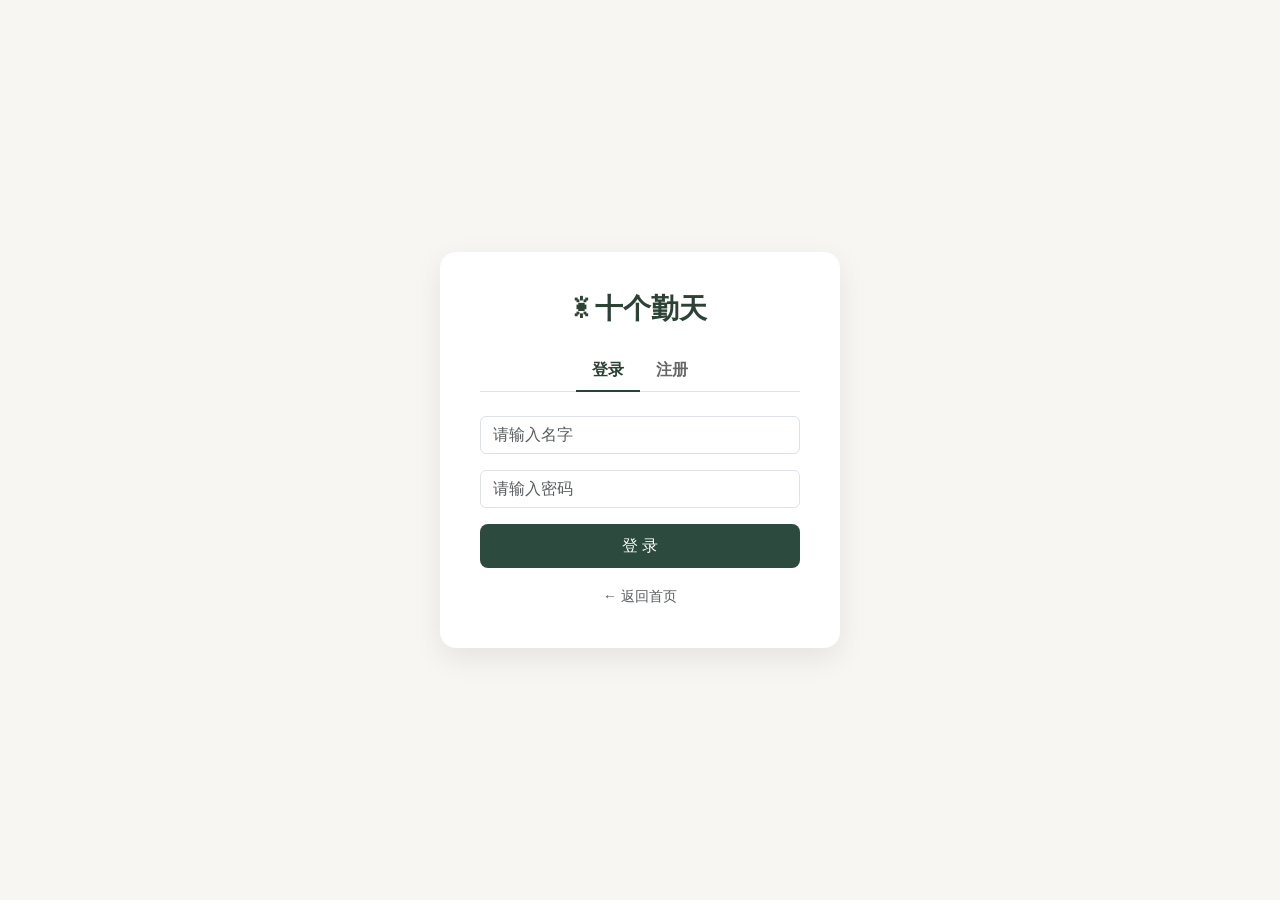
<file: login.html>
<!DOCTYPE html>
<html lang="zh-CN">
<head>
    <meta charset="UTF-8">
    <title>登录 / 注册 - 十个勤天</title>
    <link href="https://cdn.jsdelivr.net/npm/bootstrap@5.3.0/dist/css/bootstrap.min.css" rel="stylesheet">
    <link rel="stylesheet" href="style.css">
    <style>
        body {
            background-color: #f7f6f2;
            display: flex;
            align-items: center;
            justify-content: center;
            height: 100vh;
        }
        .auth-card {
            width: 400px;
            background: #fff;
            border-radius: 16px;
            box-shadow: 0 10px 30px rgba(0,0,0,0.08);
            padding: 40px;
        }
        .nav-tabs .nav-link {
            color: #666;
            border: none;
            font-weight: bold;
        }
        .nav-tabs .nav-link.active {
            color: #2b4235;
            border-bottom: 2px solid #2b4235;
            background: transparent;
        }
    </style>
</head>
<body>

    <div class="auth-card">
        <h3 class="text-center mb-4" style="color: #2b4235; font-weight: bold;">☀ 十个勤天</h3>
        
        <!-- 切换选项卡 -->
        <ul class="nav nav-tabs justify-content-center mb-4" id="myTab" role="tablist">
            <li class="nav-item" role="presentation">
                <button class="nav-link active" id="login-tab" data-bs-toggle="tab" data-bs-target="#login" type="button">登录</button>
            </li>
            <li class="nav-item" role="presentation">
                <button class="nav-link" id="register-tab" data-bs-toggle="tab" data-bs-target="#register" type="button">注册</button>
            </li>
        </ul>

        <div class="tab-content" id="myTabContent">
            <!-- 登录表单 -->
            <div class="tab-pane fade show active" id="login" role="tabpanel">
                <div class="mb-3">
                    <input type="text" id="loginUser" class="form-control" placeholder="请输入名字">
                </div>
                <div class="mb-3">
                    <input type="password" id="loginPass" class="form-control" placeholder="请输入密码">
                </div>
                <button class="btn btn-primary-custom w-100" onclick="doLogin()">登 录</button>
            </div>

            <!-- 注册表单 -->
            <div class="tab-pane fade" id="register" role="tabpanel">
                <div class="mb-3">
                    <input type="text" id="regUser" class="form-control" placeholder="给自己起个名字">
                </div>
                <div class="mb-3">
                    <input type="password" id="regPass" class="form-control" placeholder="设置密码">
                </div>
                <button class="btn btn-primary-custom w-100" onclick="doRegister()">注 册</button>
            </div>
        </div>
        
        <div class="text-center mt-3">
            <a href="index.html" class="text-muted text-decoration-none" style="font-size: 14px;">← 返回首页</a>
        </div>
    </div>

    <script src="https://cdn.jsdelivr.net/npm/bootstrap@5.3.0/dist/js/bootstrap.bundle.min.js"></script>
    <script>
        // 注册逻辑
        function doRegister() {
            let user = document.getElementById('regUser').value;
            let pass = document.getElementById('regPass').value;
            
            if(!user || !pass) { alert("请填写完整！"); return; }

            fetch('http://127.0.0.1:5000/api/register', {
                method: 'POST',
                headers: { 'Content-Type': 'application/json' },
                body: JSON.stringify({ username: user, password: pass })
            })
            .then(res => res.json())
            .then(data => {
                if(data.code === 200) {
                    alert(data.msg);
                    // 注册成功后自动跳到登录选项卡
                    document.getElementById('login-tab').click();
                } else {
                    alert(data.msg);
                }
            });
        }

        // 登录逻辑
        function doLogin() {
            let user = document.getElementById('loginUser').value;
            let pass = document.getElementById('loginPass').value;
            
            if(!user || !pass) { alert("请填写完整！"); return; }

            fetch('http://127.0.0.1:5000/api/login', {
                method: 'POST',
                headers: { 'Content-Type': 'application/json' },
                body: JSON.stringify({ username: user, password: pass })
            })
            .then(res => res.json())
            .then(data => {
                if(data.code === 200) {
                    // 登录成功，把用户名存到浏览器本地
                    localStorage.setItem('loginUser', data.username);
                    alert("欢迎回来，" + data.username + "！");
                    window.location.href = "index.html"; // 跳回首页
                } else {
                    alert(data.msg);
                }
            });
        }
    </script>
</body>
</html>
</file>
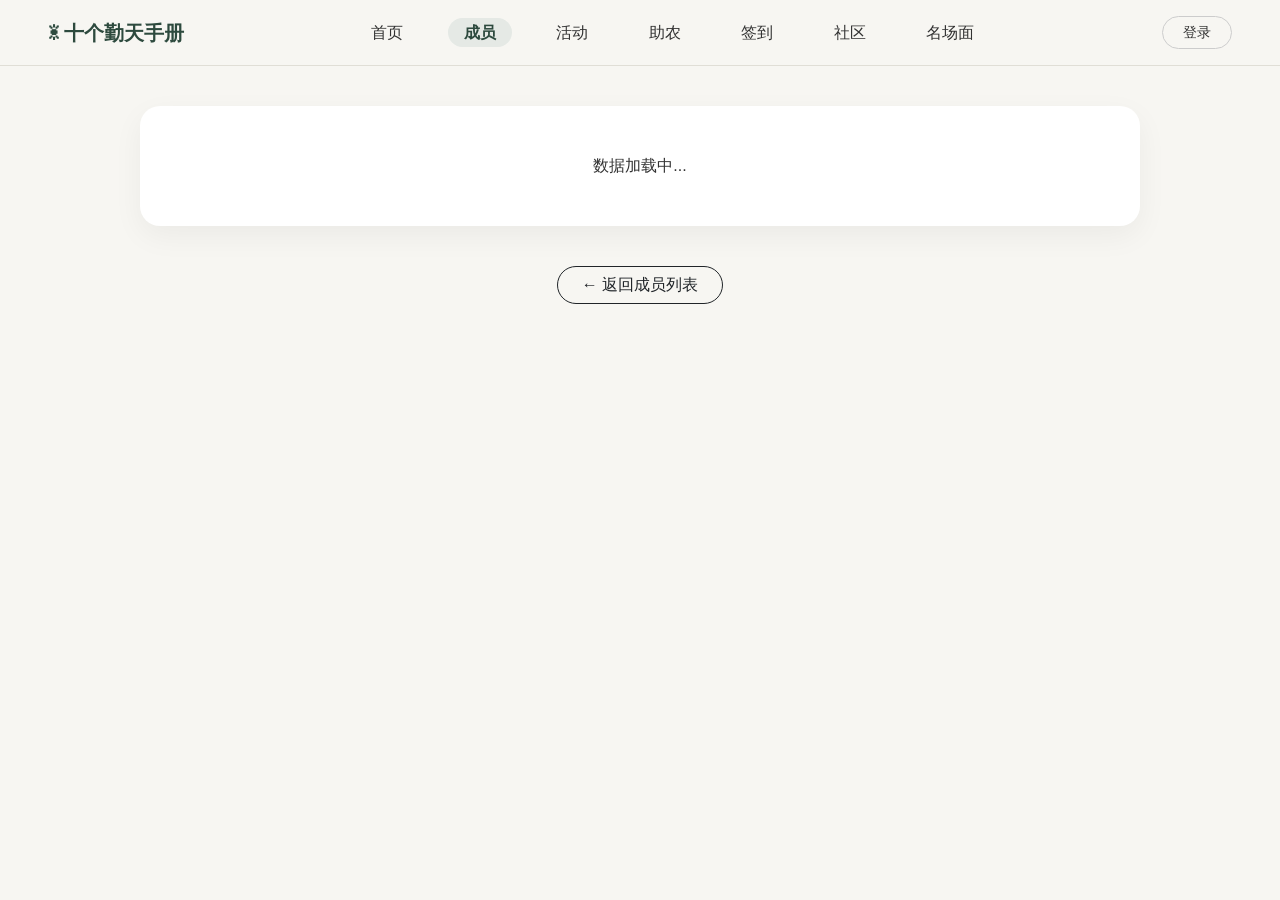
<file: member_detail.html>
<!DOCTYPE html>
<html lang="zh-CN">
<head>
    <meta charset="UTF-8">
    <title>成员详情 - 十个勤天</title>
    <link href="https://cdn.jsdelivr.net/npm/bootstrap@5.3.0/dist/css/bootstrap.min.css" rel="stylesheet">
    <link rel="stylesheet" href="style.css">
    <style>
        .detail-card {
            max-width: 1000px;
            margin: 40px auto;
            background: #fff;
            border-radius: 20px;
            box-shadow: 0 10px 30px rgba(0,0,0,0.05);
            overflow: hidden;
        }
        .avatar-side {
            background: #e5e9e5;
            display: flex;
            align-items: center;
            justify-content: center;
            padding: 40px;
            flex-direction: column;
        }
        .avatar-side img {
            width: 220px;
            height: 220px;
            object-fit: cover;
            border-radius: 50%;
            border: 6px solid #fff;
            box-shadow: 0 8px 20px rgba(0,0,0,0.1);
            margin-bottom: 20px;
        }
        /* 信息标签样式 */
        .info-grid { display: grid; grid-template-columns: 1fr 1fr; gap: 10px; margin-bottom: 20px;}
        .info-item { background: #f8f9fa; padding: 10px 15px; border-radius: 8px; font-size: 14px; }
        .info-item strong { color: #2b4235; }
        
        /* 时间轴样式 (核心) */
        .timeline {
            position: relative;
            padding-left: 20px;
            border-left: 2px solid #2b4235; /* 绿色竖线 */
            margin-top: 15px;
        }
        .timeline-item {
            position: relative;
            margin-bottom: 15px;
        }
        .timeline-item::before {
            content: '';
            position: absolute;
            left: -27px; /* 圆点定位 */
            top: 4px;
            width: 12px;
            height: 12px;
            background-color: #2b4235;
            border-radius: 50%;
            border: 2px solid #fff;
        }
        .timeline-text {
            font-size: 14px;
            color: #555;
            line-height: 1.6;
        }
    </style>
</head>
<body>

    <!-- 统一导航栏 -->
    <div class="navbar-custom text-center d-flex justify-content-between align-items-center px-5">
        <div class="fs-5 fw-bold" style="color: var(--primary-color);">☀ 十个勤天手册</div>
        <div>
            <a href="index.html" class="nav-link-custom">首页</a>
            <a href="members.html" class="nav-link-custom active">成员</a>
            <a href="activities.html" class="nav-link-custom">活动</a>
            <a href="events.html" class="nav-link-custom">助农</a>
            <a href="checkin.html" class="nav-link-custom">签到</a>
            <a href="community.html" class="nav-link-custom">社区</a>
            <a href="gallery.html" class="nav-link-custom">名场面</a>
        </div>
        <a href="login.html" class="btn-login text-decoration-none" id="userStatus">登录</a>
    </div>

    <div class="container">
        <div class="detail-card row" id="detailContainer">
            <div class="text-center p-5">数据加载中...</div>
        </div>
        
        <div class="text-center mt-3 mb-5">
            <a href="members.html" class="btn btn-outline-dark px-4" style="border-radius: 20px;">← 返回成员列表</a>
        </div>
    </div>

    <script>
        // 1. 获取URL上的 ID
        const urlParams = new URLSearchParams(window.location.search);
        const memberId = urlParams.get('id');

        if(memberId) {
            fetch('http://127.0.0.1:5000/api/member/' + memberId)
                .then(res => res.json())
                .then(data => {
                    if(data && data.name) {
                        let photoNum = parseInt(memberId) + 10; 
                        
                        // 2. 处理人生经历：把数据库带换行的字符串，切割成数组，然后生成时间轴HTML
                        let timelineHtml = '';
                        if(data.experience) {
                            // 按换行符切割 (\r\n 或 \n)
                            let expList = data.experience.split(/\r?\n/);
                            expList.forEach(exp => {
                                if(exp.trim() !== "") {
                                    timelineHtml += `<div class="timeline-item"><div class="timeline-text">${exp}</div></div>`;
                                }
                            });
                        } else {
                            timelineHtml = '<div class="text-muted small">这位少年还在努力生长中...</div>';
                        }

                        let html = `
                            <div class="col-md-4 avatar-side">
                                <img src="images/${photoNum}.jpg" onerror="this.src='https://picsum.photos/300/300?random=${memberId}'">
                                <h2 class="mb-1" style="font-family: 'Noto Serif SC', serif; color: #2b4235;">${data.name}</h2>
                                <span class="badge bg-success mb-2">${data.role}</span>
                                <p class="text-muted small text-center px-3">${data.intro}</p>
                            </div>
                            
                            <div class="col-md-8 p-4 p-md-5">
                                <h4 class="mb-4" style="border-left: 4px solid #2b4235; padding-left: 10px; color: #2b4235;">基础档案</h4>
                                
                                <!-- 基础信息 2x2 网格 -->
                                <div class="info-grid">
                                    <div class="info-item"><strong>生日：</strong> ${data.birthday || '未知'}</div>
                                    <div class="info-item"><strong>星座：</strong> ${data.constellation || '未知'}</div>
                                    <div class="info-item"><strong>生肖：</strong> ${data.zodiac || '未知'}</div>
                                    <div class="info-item"><strong>出生地：</strong> ${data.birth_place || '未知'}</div>
                                    <div class="info-item"><strong>应援色：</strong> ${data.fan_color || '未知'}</div>
                                    <div class="info-item"><strong>粉丝名：</strong> ${data.fan_name || '未知'}</div>
                                </div>
                                
                                <h4 class="mt-5 mb-3" style="border-left: 4px solid #2b4235; padding-left: 10px; color: #2b4235;">人生经历</h4>
                                <!-- 时间轴容器 -->
                                <div class="timeline">
                                    ${timelineHtml}
                                </div>
                            </div>
                        `;
                        document.getElementById('detailContainer').innerHTML = html;
                    } else {
                        document.getElementById('detailContainer').innerHTML = '<div class="text-center p-5 text-danger">未找到该成员信息</div>';
                    }
                })
                .catch(err => {
                    document.getElementById('detailContainer').innerHTML = '<div class="text-center p-5 text-danger">后端服务器未启动或数据异常</div>';
                });
        }
    </script>
</body>
</html>
</file>
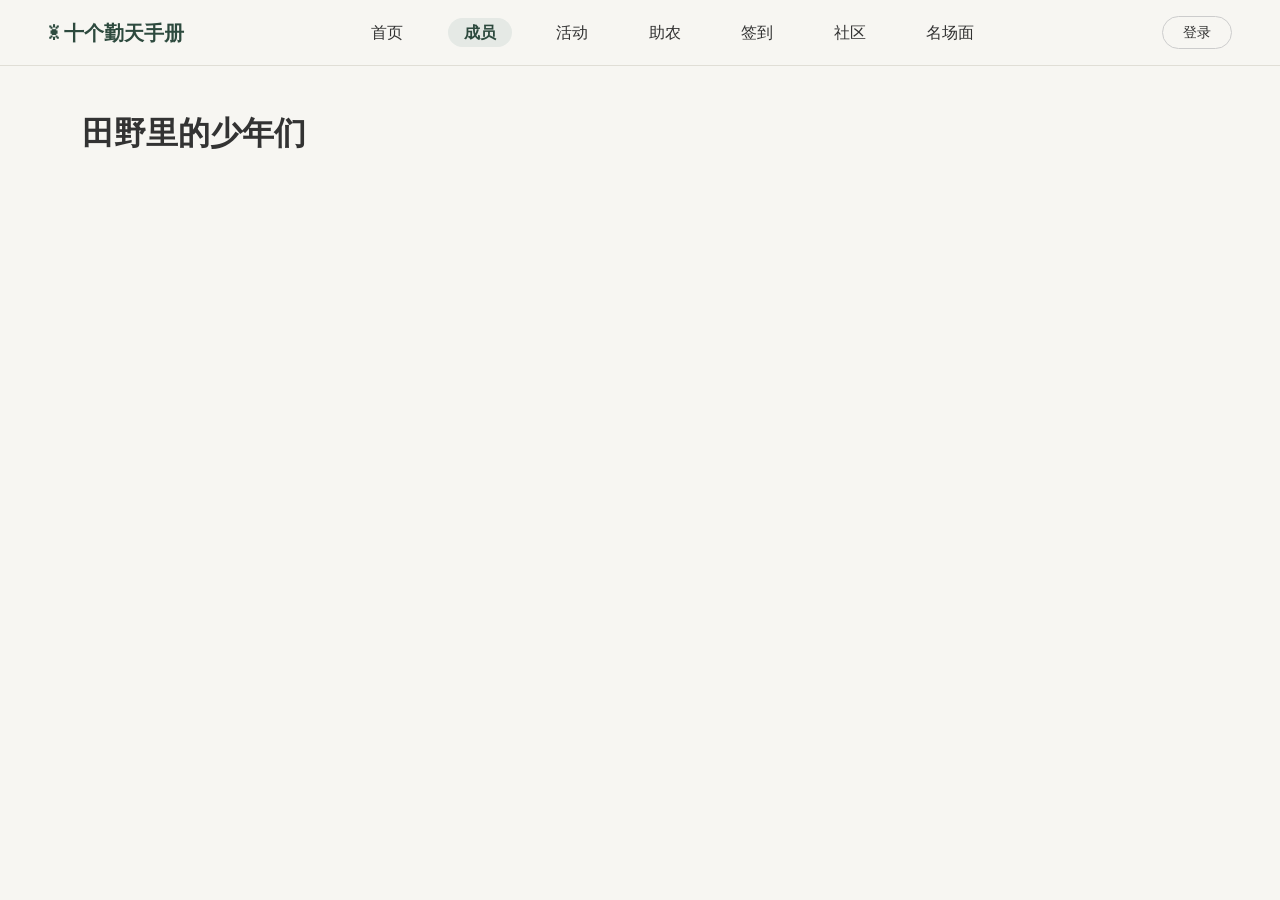
<file: members.html>
<!DOCTYPE html>
<html lang="zh-CN">
<head>
    <meta charset="UTF-8">
    <title>成员风采 - 十个勤天</title>
    <link href="https://cdn.jsdelivr.net/npm/bootstrap@5.3.0/dist/css/bootstrap.min.css" rel="stylesheet">
    <link rel="stylesheet" href="style.css">
</head>
<body>
    <!-- 统一导航栏 -->
    <div class="navbar-custom text-center d-flex justify-content-between align-items-center px-5">
        <div class="fs-5 fw-bold" style="color: var(--primary-color);">☀ 十个勤天手册</div>
        <div>
            <a href="index.html" class="nav-link-custom">首页</a>
            <a href="members.html" class="nav-link-custom active">成员</a>
            <a href="activities.html" class="nav-link-custom">活动</a>
            <a href="events.html" class="nav-link-custom">助农</a>
            <a href="checkin.html" class="nav-link-custom">签到</a>
            <a href="community.html" class="nav-link-custom">社区</a>
            <a href="gallery.html" class="nav-link-custom">名场面</a>
        </div>
        <a href="login.html" class="btn-login text-decoration-none" id="userStatus">登录</a>
    </div>

    <div class="container mt-5">
        <h2 class="mb-4" style="font-family: serif;">田野里的少年们</h2>
        <div class="row" id="memberList">
        </div>
    </div>

            <script>
        fetch('http://127.0.0.1:5000/api/members')
            .then(res => res.json())
            .then(data => {
                let html = '';
                data.forEach((m, index) => {
                    html += `<div class="col-md-3 mb-4" onclick="window.location.href='member_detail.html?id=${m.member_id}'" style="cursor: pointer;">
                        <div class="custom-card p-3 text-center">
                            <img src="images/${index + 11}.jpg" class="rounded-circle mb-3" style="width: 120px; height: 120px; object-fit: cover; border: 3px solid #e5e9e5;" onerror="this.src='https://picsum.photos/200/200?random=${m.member_id}'">
                            <h4 class="fw-bold" style="font-family: 'Noto Serif SC', serif;">${m.name}</h4>
                            <span class="badge mb-2" style="background-color: #2b4235;">${m.role}</span>
                            <p class="text-muted small">${m.intro}</p>
                        </div>
                    </div>`;
                });
                document.getElementById('memberList').innerHTML = html;
            });
    </script>

    <script>
    // 检查本地是否存了登录信息
    let currentUser = localStorage.getItem('loginUser');
    if(currentUser) {
        let statusBtn = document.getElementById('userStatus');
        if(statusBtn) {
            statusBtn.innerText = currentUser;
            statusBtn.href = "login.html"; 
            statusBtn.onclick = function() { localStorage.removeItem('loginUser'); location.reload(); }
        }
    }
    </script>
</body>
</html>
</file>
<file: style.css>
/* =========================================
   十个勤天  (style.css)
   ========================================= */

:root {
    --bg-color: #f7f6f2; /* 米色背景 */
    --primary-color: #2d4a3e; /* 深绿色 */
    --primary-hover: #1e332a; /* 深绿色悬停 */
    --card-bg: #ffffff;
    --text-dark: #333333;
    --text-light: #777777;
}

body {
    background-color: var(--bg-color);
    /* 设置优雅的系统字体 */
    font-family: -apple-system, BlinkMacSystemFont, "PingFang SC", "Microsoft YaHei", "Helvetica Neue", Helvetica, Arial, sans-serif;
    color: var(--text-dark);
    -webkit-font-smoothing: antialiased;
}

/* ================= 顶部导航栏 ================= */
.navbar-custom {
    background-color: rgba(247, 246, 242, 0.95); /* 微微透明的米色 */
    backdrop-filter: blur(10px); /* 磨砂玻璃效果 */
    padding: 16px 0;
    border-bottom: 1px solid #e0ded6;
    position: sticky;
    top: 0;
    z-index: 1000;
}

.nav-link-custom {
    color: var(--text-dark);
    margin: 0 12px;
    font-weight: 500;
    text-decoration: none;
    padding: 6px 16px;
    border-radius: 20px;
    transition: all 0.3s ease;
}

.nav-link-custom:hover {
    background-color: #e5e9e5;
    color: var(--primary-color);
}

/* 当前所在页面的导航高亮 */
.nav-link-custom.active {
    background-color: #e5e9e5;
    color: var(--primary-color);
    font-weight: 600;
}

.btn-login {
    border: 1px solid #ccc;
    border-radius: 20px;
    padding: 5px 20px;
    background: transparent;
    color: var(--text-dark);
    font-size: 14px;
    transition: all 0.3s ease;
}

.btn-login:hover {
    background: #e5e9e5;
    border-color: var(--primary-color);
}

/* ================= 通用卡片样式 ================= */
.custom-card {
    background: var(--card-bg);
    border-radius: 16px;
    border: none;
    box-shadow: 0 8px 24px rgba(0, 0, 0, 0.04); /* 柔和的阴影 */
    overflow: hidden;
    margin-bottom: 24px;
    transition: transform 0.3s ease, box-shadow 0.3s ease;
}

.custom-card:hover {
    transform: translateY(-2px);
    box-shadow: 0 12px 32px rgba(0, 0, 0, 0.08);
}

/* ================= 按钮样式 ================= */
.btn-primary-custom {
    background-color: var(--primary-color);
    color: white;
    border-radius: 8px;
    border: none;
    padding: 10px 20px;
    font-weight: 500;
    transition: all 0.3s ease;
}

.btn-primary-custom:hover {
    background-color: var(--primary-hover);
    color: white;
    box-shadow: 0 4px 12px rgba(45, 74, 62, 0.2);
}

/* 默认大标题样式统一 */
h1, h2, h3, h4, h5 {
    color: var(--text-dark);
    font-weight: 600;
}

/* 滚动条美化 (可选) */
::-webkit-scrollbar {
    width: 8px;
}
::-webkit-scrollbar-track {
    background: var(--bg-color);
}
::-webkit-scrollbar-thumb {
    background: #ccc;
    border-radius: 4px;
}
::-webkit-scrollbar-thumb:hover {
    background: #aaa;
}
</file>
